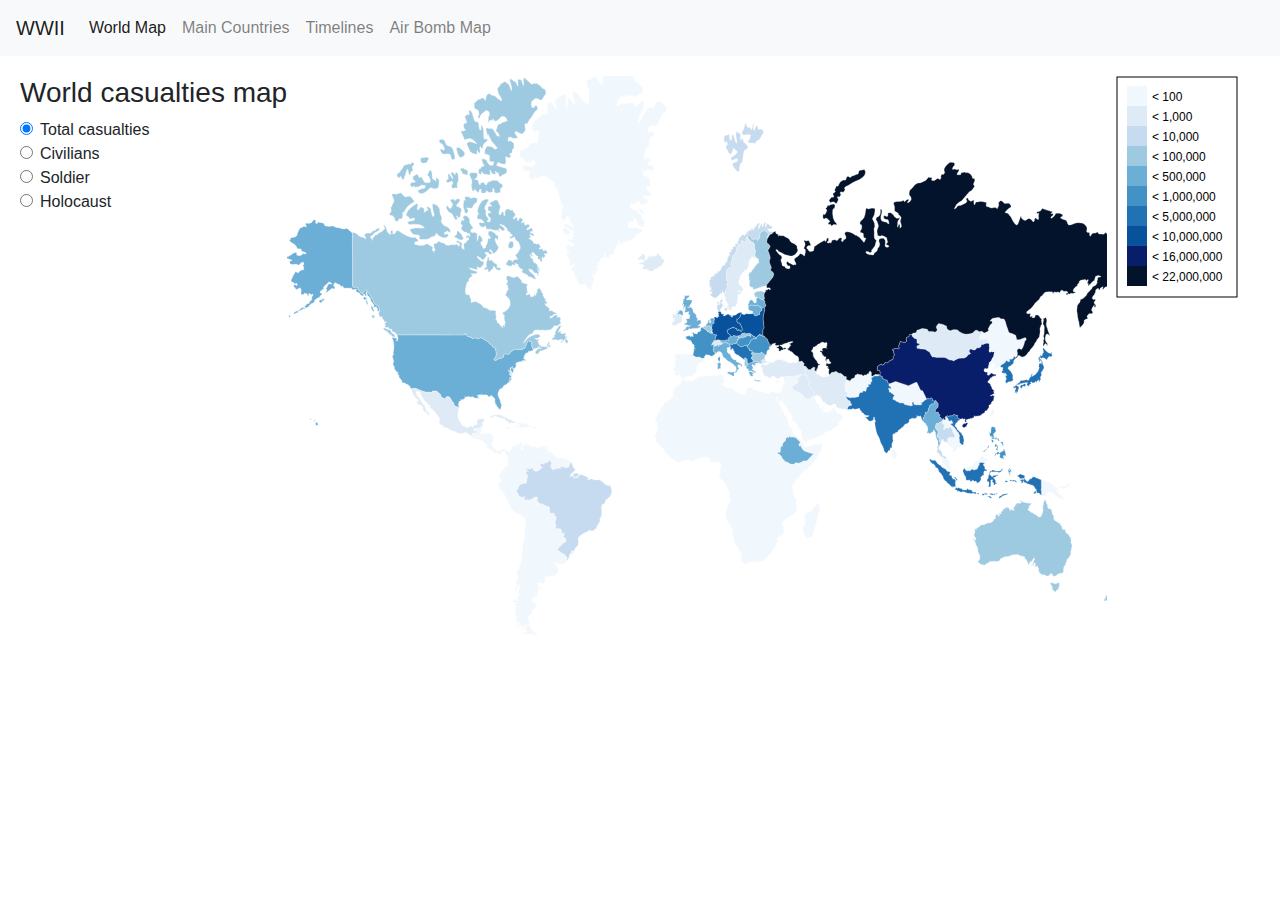
<file: index.html>
<!DOCTYPE html>
<html lang="en">

<head>
    <meta charset="UTF-8">
    <title>Project - WWII</title>
   
    <script type="text/javascript" src="d3/d3.js"></script>
    <script type="text/javascript" src="d3/d3-selection-multi.js"></script>
    <script type="text/javascript" src="d3/topojson.js"></script>
    <script type="text/javascript" src="script/script.js"></script>

    <link rel="stylesheet" href="https://maxcdn.bootstrapcdn.com/bootstrap/4.0.0/css/bootstrap.min.css" integrity="sha384-Gn5384xqQ1aoWXA+058RXPxPg6fy4IWvTNh0E263XmFcJlSAwiGgFAW/dAiS6JXm" crossorigin="anonymous">
    <link rel="stylesheet" href="style.css">
</head>

<body>

        <nav class="navbar navbar-expand-lg navbar-light bg-light">
                <a class="navbar-brand" href="#">WWII</a>
                <button class="navbar-toggler" type="button" data-toggle="collapse" data-target="#navbarSupportedContent" aria-controls="navbarSupportedContent" aria-expanded="false" aria-label="Toggle navigation">
                  <span class="navbar-toggler-icon"></span>
                </button>
              
                <div class="collapse navbar-collapse" id="navbarSupportedContent">
                  <ul class="navbar-nav mr-auto">
                    <li class="nav-item active">
                      <a class="nav-link" href="#">World Map <span class="sr-only">(current)</span></a>
                    </li>

                    <li class="nav-item">
                      <a class="nav-link" href="AlliesvsAxis.html">Main Countries</a>
                    </li> 
                    <li class="nav-item">
                      <a class="nav-link" href="militaryTimeline.html"> Timelines</a>
                    </li>
      
                    <li class="nav-item">
                      <a class="nav-link" href="bombMap.html">Air Bomb Map</a>
                    </li>             
                  </ul>               
                </div>
        </nav>
       
    
        <div class="float-left" style="padding-left:20px; padding-top: 20px;">
          <h3>World casualties map </h3>
          <div class="form-check">
            <input class="form-check-input" type="radio" name="exampleRadios" id="exampleRadios1" value="total" onchange="drawMap(this.value)" checked>
            <label class="form-check-label" for="exampleRadios1">
              Total casualties
            </label>
          </div>
          <div class="form-check">
            <input class="form-check-input" type="radio" name="exampleRadios" id="exampleRadios1" value="civilians" onchange="drawMap(this.value)">
            <label class="form-check-label" for="exampleRadios1">
              Civilians
            </label>
          </div>
          <div class="form-check">
            <input class="form-check-input" type="radio" name="exampleRadios" id="exampleRadios1" value="soldier" onchange="drawMap(this.value)">
            <label class="form-check-label" for="exampleRadios1">
              Soldier
            </label>
          </div>
          <div class="form-check">
            <input class="form-check-input" type="radio" name="exampleRadios" id="exampleRadios2" value="holocaust" onchange="drawMap(this.value)">
            <label class="form-check-label" for="exampleRadios2">
              Holocaust  
            </label>
          </div>
        </div>

        



        <div class="d-flex justify-content-center" style="padding-top: 20px;" >

            
            
                <svg width="950" height="580">
                        <g id="map"></g>
                        <g id="points"></g>
                </svg>

                <svg width="200" height="500" id="legend" >
                   <rect x="10" y="1" height="220" width="120" style="fill:none;stroke:rgb(0,0,0)"></rect>
                     <!--<rect x="20" y="5" height="20" width="20" style="fill:rgb(210,251,255); stroke:none;"></rect>
                    <text x= "43" y="5" text-anchor='start' alignment-baseline='hanging'> 0 - 100</text>
                    <rect x="20" y="25" height="20" width="20" style="fill:rgb(222,235,247); stroke:none;"></rect>
                    <text x= "43" y="28" text-anchor='start' font-size="13px" alignment-baseline='hanging'> 100 - 1000</text>-->
                </svg>
        </div>



</body>
</html>
</file>
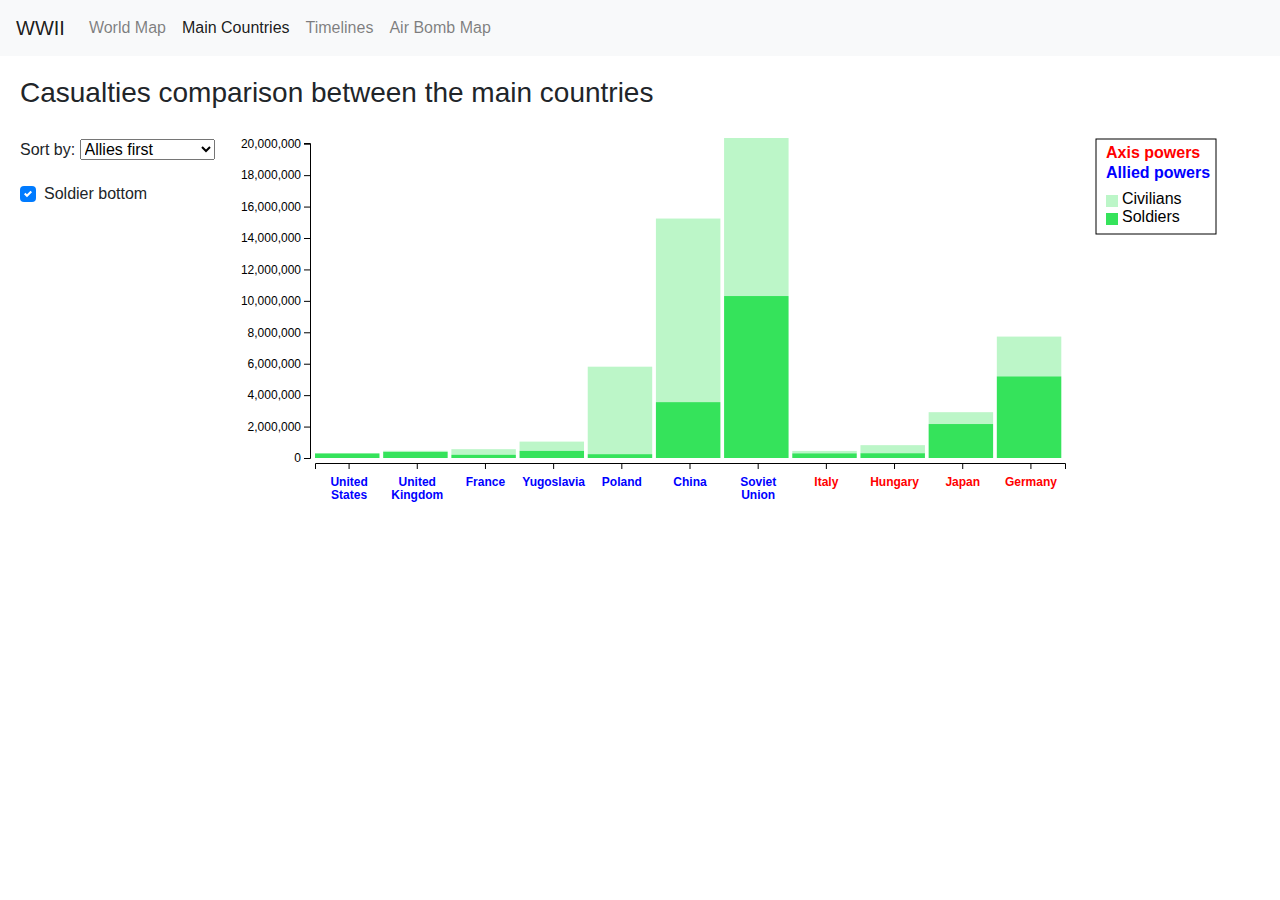
<file: AlliesvsAxis.html>
<!DOCTYPE html>
<html lang="en">

<head>
    <meta charset="UTF-8">
    <title>Project - WWII</title>
   
    <script type="text/javascript" src="d3/d3.js"></script>
    <script type="text/javascript" src="d3/d3-selection-multi.js"></script>
    <script type="text/javascript" src="d3/topojson.js"></script>
    <script type="text/javascript" src="script/stackedBar.js"></script>

    <link rel="stylesheet" href="https://maxcdn.bootstrapcdn.com/bootstrap/4.0.0/css/bootstrap.min.css" integrity="sha384-Gn5384xqQ1aoWXA+058RXPxPg6fy4IWvTNh0E263XmFcJlSAwiGgFAW/dAiS6JXm" crossorigin="anonymous">
    <link rel="stylesheet" href="style.css">
</head>

<body>

        <nav class="navbar navbar-expand-lg navbar-light bg-light">
                <a class="navbar-brand" href="index.html">WWII</a>
                <button class="navbar-toggler" type="button" data-toggle="collapse" data-target="#navbarSupportedContent" aria-controls="navbarSupportedContent" aria-expanded="false" aria-label="Toggle navigation">
                  <span class="navbar-toggler-icon"></span>
                </button>
              
                <div class="collapse navbar-collapse" id="navbarSupportedContent">
                  <ul class="navbar-nav mr-auto">
                    <li class="nav-item">
                      <a class="nav-link" href="index.html">World Map </a>
                    </li>

                    <li class="nav-item active">
                      <a class="nav-link" href="AlliesvsAxis.html">Main Countries <span class="sr-only">(current)</span></a>
                    </li> 
                    <li class="nav-item">
                      <a class="nav-link" href="militaryTimeline.html">Timelines </a>
                    </li>     
                    <li class="nav-item">
                      <a class="nav-link" href="bombMap.html">Air Bomb Map</a>
                    </li>    
                  </ul>               
                </div>
        </nav>

        <h3 class="d-flex justify-content-left" style="padding-left:20px; padding-top:20px;">
        Casualties comparison between the main countries 
        </h3>

        <div style="padding-left:20px; padding-top:20px;">
              <div class="float-left">

                
                  Sort by:
                  <select id="dataset" onchange="sortByValue(this.options[this.selectedIndex].value/*,pop.checked*/)">
                      <option selected value="FazioneAlleati">Allies first</option>
                      <option value="FazioneAsse">Axis first</option>
                      <option value="MortiTotali">Total Casualties</option>
                      <option value="Soldati">Soldiers</option>
                      <option value="Civili">Civilians</option>
                  </select>

                  <!--<div class="form-check" style="padding-top:20px;">
                    <input class="form-check-input" type="checkbox" id="soldier" value="SoldierFirst" 
                      onchange="createBarChart(this.checked/*,pop.checked*/)">
  
                    <label class="form-check-label" for="soldier"> Soldier bottom</label>
                  </div>-->
                  <div style="padding-top:20px;">
                    <div class="custom-control custom-checkbox" >
                      <input type="checkbox" class="custom-control-input" id="defaultChecked2" checked  onchange="createBarChart(this.checked)">
                      <label class="custom-control-label" for="defaultChecked2">Soldier bottom</label>
                    </div>
                  </div>

                  <!--<div class="form-check">
                    <input class="form-check-input" type="checkbox" id="pop" value="percentage" 
                      onchange="createBarChart(soldier.checked,this.checked)">
  
                    <label class="form-check-label" for="inlineCheckbox1">% pop</label>
                  </div>-->
                </div>

              <div class="d-flex justify-content-center">

                      <svg width="900" height="500" id="svg">
                          <g id="xAxis"></g>
                          <g id="yAxis"></g>
                          <g id="bars"></g>
                      </svg>
                      <svg width="200" height="500" id="legend">
                          <rect x="10" y="1" height="95" width="120" style="fill:none;stroke:rgb(0,0,0)"></rect>
                          <text x= "20" y="20" fill="red" style="font-weight: bold;"> Axis powers</text>
                          <text x= "20" y="40" fill="blue" style="font-weight: bold;"> Allied powers</text>
                          <rect x="20" y="57" height="12" width="12" style="fill:rgb(188, 246, 200); stroke:none; "></rect>
                          <text x= "36" y="55" text-anchor='start' alignment-baseline='hanging'> Civilians</text>
                          <rect x="20" y="75" height="12" width="12" style="fill:rgb(53, 227, 91); stroke:none;"></rect>
                          <text x= "36" y="73" text-anchor='start' alignment-baseline='hanging'> Soldiers</text>
                      </svg>
              </div>

              <div class="float-right" >
                
              </div>
        </div>


</body>
</html>
</file>
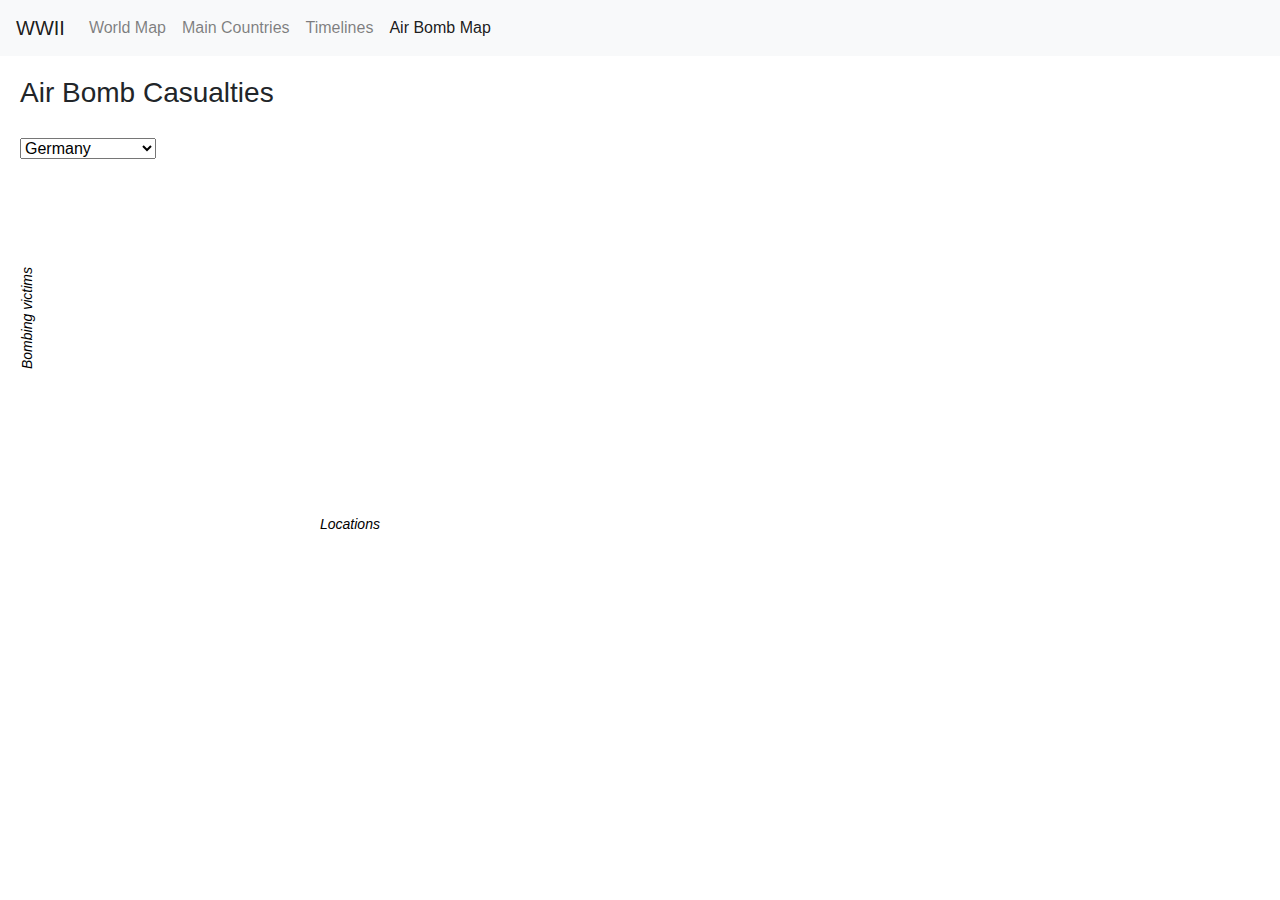
<file: bombMap.html>
<!DOCTYPE html>
<html lang="en">

<head>
    <meta charset="UTF-8">
    <title>Project - WWII</title>
   
    <script type="text/javascript" src="d3/d3.js"></script>
    <script type="text/javascript" src="d3/d3-selection-multi.js"></script>
    <script type="text/javascript" src="d3/topojson.js"></script>
    <script type="text/javascript" src="script/bomb.js"></script>

    <link rel="stylesheet" href="https://maxcdn.bootstrapcdn.com/bootstrap/4.0.0/css/bootstrap.min.css" integrity="sha384-Gn5384xqQ1aoWXA+058RXPxPg6fy4IWvTNh0E263XmFcJlSAwiGgFAW/dAiS6JXm" crossorigin="anonymous">
    <link rel="stylesheet" href="style.css">
</head>

<body>

        <nav class="navbar navbar-expand-lg navbar-light bg-light">
                <a class="navbar-brand" href="#">WWII</a>
                <button class="navbar-toggler" type="button" data-toggle="collapse" data-target="#navbarSupportedContent" aria-controls="navbarSupportedContent" aria-expanded="false" aria-label="Toggle navigation">
                  <span class="navbar-toggler-icon"></span>
                </button>
              
                <div class="collapse navbar-collapse" id="navbarSupportedContent">
                  <ul class="navbar-nav mr-auto">
                    <li class="nav-item">
                      <a class="nav-link" href="index.html">World Map </a>
                    </li>

                    <li class="nav-item">
                      <a class="nav-link" href="AlliesvsAxis.html"> Main Countries</a>
                    </li> 
                    <li class="nav-item">
                      <a class="nav-link" href="militaryTimeline.html"> Timelines </a>
                    </li>     
                    <li class="nav-item active">
                      <a class="nav-link" href="bombMap.html">Air Bomb Map <span class="sr-only">(current)</span></a>
                    </li>       
                  </ul>               
                </div>
        </nav>

        <h3 class="d-flex justify-content-left" style="padding-left:20px; padding-top:20px;">Air Bomb Casualties</h3>

        

            <div id="plot-selector" class="d-flex justify-content-left" style="padding-left:20px; padding-top:20px;">
                <select id="dataset" onchange="selectPaese(this.options[this.selectedIndex].value, 0)">
                    <option selected value="Germany">Germany</option>
                    <option value="United Kingdom">United Kingdom</option>
                    <option value="Japan">Japan</option>

                </select>

          </div>

          <div class="d-flex justify-content-left" style="padding-left:20px; padding-top:20px;"id="totalDeaths">
            <!--<svg width="300" height="50">
              <text x="0" y="20" ></text>
            </svg>-->
          </div>

          <div class="d-flex justify-content-left"  style="padding-left:20px; padding-top:20px;" >

            <svg width="650" height="500" id="svg">
                      
              <g id="xAxis"></g>
              <g id="yAxis"></g>
              <g id="bars"></g>
              <text x="300" y="330" class="labelBomb" style="font-size: 14px; font-style: italic;">Locations</text>
              <text x="-170" y="12" transform="rotate(-90)" class="labelBomb" style="font-size: 14px; font-style: oblique;">Bombing victims</text>
              
            </svg>

            <svg width="500" height="500">
                    <g id="map"></g>
                    <g id="cerchi"></g>
            </svg>
          </div>
  </div>



</body>
</html>
</file>
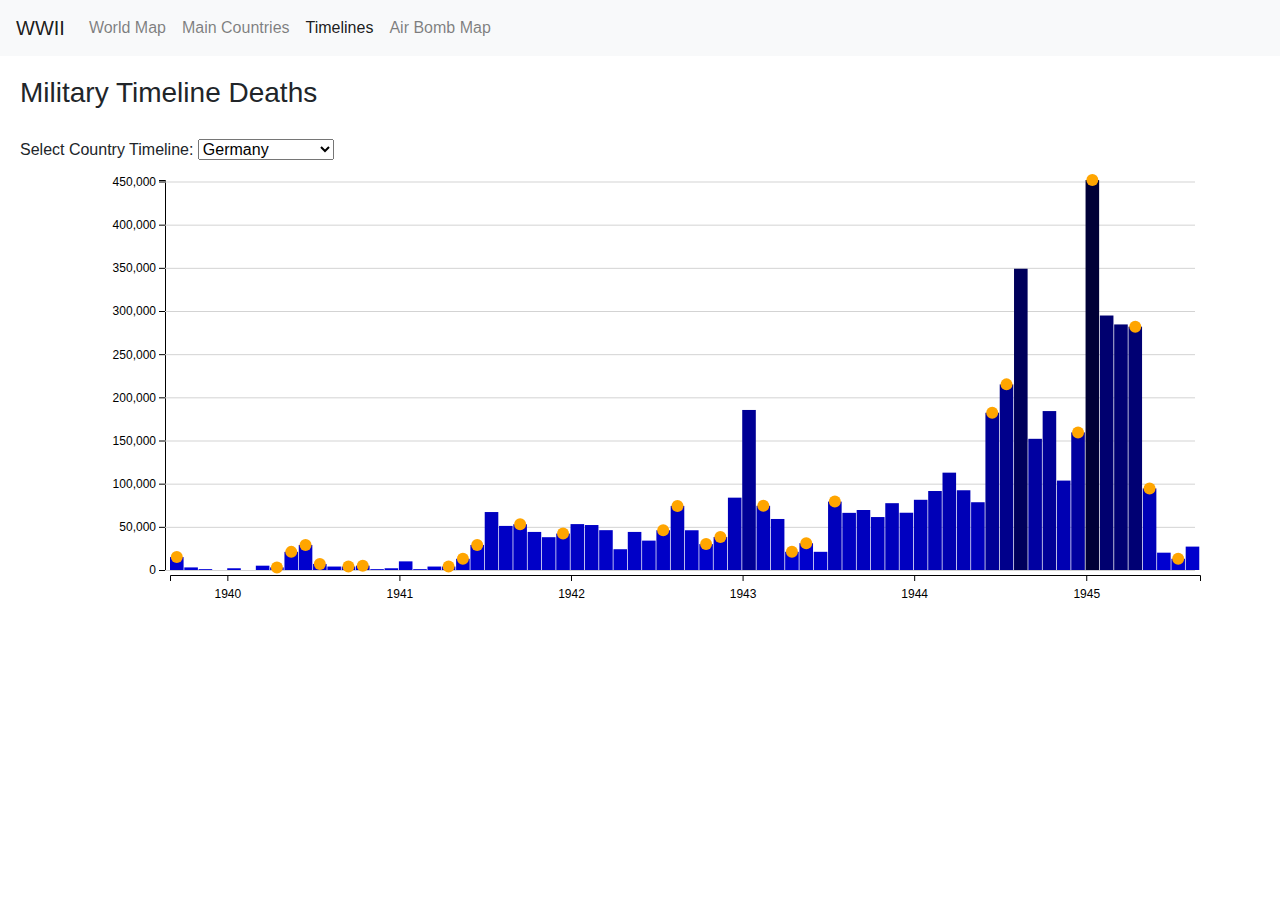
<file: militaryTimeline.html>
<!DOCTYPE html>
<html lang="en">

<head>
    <meta charset="UTF-8">
    <title>Project - WWII</title>
   
    <script type="text/javascript" src="d3/d3.js"></script>
    <script type="text/javascript" src="d3/d3-selection-multi.js"></script>
    <script type="text/javascript" src="d3/topojson.js"></script>
    <script type="text/javascript" src="script/scriptMilitary4.js"></script>

    <link rel="stylesheet" href="https://maxcdn.bootstrapcdn.com/bootstrap/4.0.0/css/bootstrap.min.css" integrity="sha384-Gn5384xqQ1aoWXA+058RXPxPg6fy4IWvTNh0E263XmFcJlSAwiGgFAW/dAiS6JXm" crossorigin="anonymous">
    <link rel="stylesheet" href="style.css">
</head>

<body>

        <nav class="navbar navbar-expand-lg navbar-light bg-light">
                <a class="navbar-brand" href="#">WWII</a>
                <button class="navbar-toggler" type="button" data-toggle="collapse" data-target="#navbarSupportedContent" aria-controls="navbarSupportedContent" aria-expanded="false" aria-label="Toggle navigation">
                  <span class="navbar-toggler-icon"></span>
                </button>
              
                <div class="collapse navbar-collapse" id="navbarSupportedContent">
                  <ul class="navbar-nav mr-auto">
                    <li class="nav-item">
                      <a class="nav-link" href="index.html">World Map </a>
                    </li>

                    <li class="nav-item">
                      <a class="nav-link" href="AlliesvsAxis.html"> Main Countries</a>
                    </li> 
                    <li class="nav-item active">
                      <a class="nav-link" href="#"> Timelines <span class="sr-only">(current)</span></a>
                    </li>     
                    <li class="nav-item">
                      <a class="nav-link" href="bombMap.html">Air Bomb Map</a>
                    </li>          
                  </ul>               
                </div>
        </nav>

        <h3 class="d-flex justify-content-left" style="padding-left:20px; padding-top:20px;">Military Timeline Deaths </h3>

        <div class="d-flex justify-content-left" style="padding-left:20px; padding-top:20px;">
          
          <div id="plot-selector">
            <label>Select Country Timeline:</label>
            <select id="dataset" onchange="createDatiPerPaese(this.options[this.selectedIndex].value/*, 0*/)">
                <option selected value="Germany">Germany</option>
                <option value="United States">United States</option>
                <option value="Soviet Union">Soviet Union</option>
                <option value="United Kingdom">United Kingdom</option>
                <option value="Italy">Italy</option>
                <!--<option value="Poland">Poland</option>
                <option value="United States">United States</option>
                <option value="China">China</option>
                <option value="France">France</option>
                                
                <option value="Japan">Japan</option> -->
                
            </select>

            <!--<svg width="200" height="100">
                <text x="0" y="20">Total Dead Soldiers:</text>
                <text x="0" y="40" id="totalDeaths"></text>
                <text x="0" y="60">navy:</text>
                <text x="0" y="80">marines:</text>

              </svg>-->
        </div>

        </div>

                
        <!--<svg width="600" height="500">
                    
          <g id="xAxis2"></g>
          <g id="yAxis2"></g>
          <g id="line" style=" stroke: steelblue;fill: none;"></g>
      </svg>-->
                <svg width="1300" height="630">
                    
                    <g id="xAxis"></g>
                    <g id="yAxis"></g>
                    <g id="lines"></g>
                    <g id="bars"></g>
                    <g id="circles"></g>
                    <!--<image href="image/Arrow.png" x="800" y="200" height="50px" width="50px" id="next"/>
                    <image href="image/ArrowLeft.png" x="20" y="200" height="50px" width="50px" id="prev" style="display:none"/>-->
                    
                </svg>

        </div>

 
          
      



</body>
</html>
</file>
<file: style.css>
/*.Soldati{fill:blue;}
.Civili{fill:lightblue;}*/

.Italy{
    stroke:red;
}
.Soviet Union{
    stroke:green;
}
.Germany{
    stroke:black;
}
.United Kingdom{
    stroke:blue;
}

.countries {
    stroke: #f7f7f7;
    stroke-width: 0.3px;
}

div.tooltip { 
    position: absolute;     
      
    padding: 10px;       
    font: 12px sans-serif;    
    background: black; 
    color:white;
    border: 0px;        
    pointer-events: none;     
}
.textImp{
    color:orange;
    font-weight: bold;
}

.textNation{
    color:white;
    font-weight: bold;
    font-size:14px;
}

.textImp2{
    color:red;
    font-weight: bold;
    font-size:14px;
}



.tick{
    font-size:12px;

}
.key-dot {
    display: inline-block;
    height: 15px;
    margin-right: .5em;
    width: 15px;
}

.legend {
    margin-left:20px;
}

#lines line {
    stroke:lightgray;
}
#lines path {
    stroke:none;
}


.legend rect {
    fill:white;
    stroke:black;
    opacity:0.8;}
</file>
